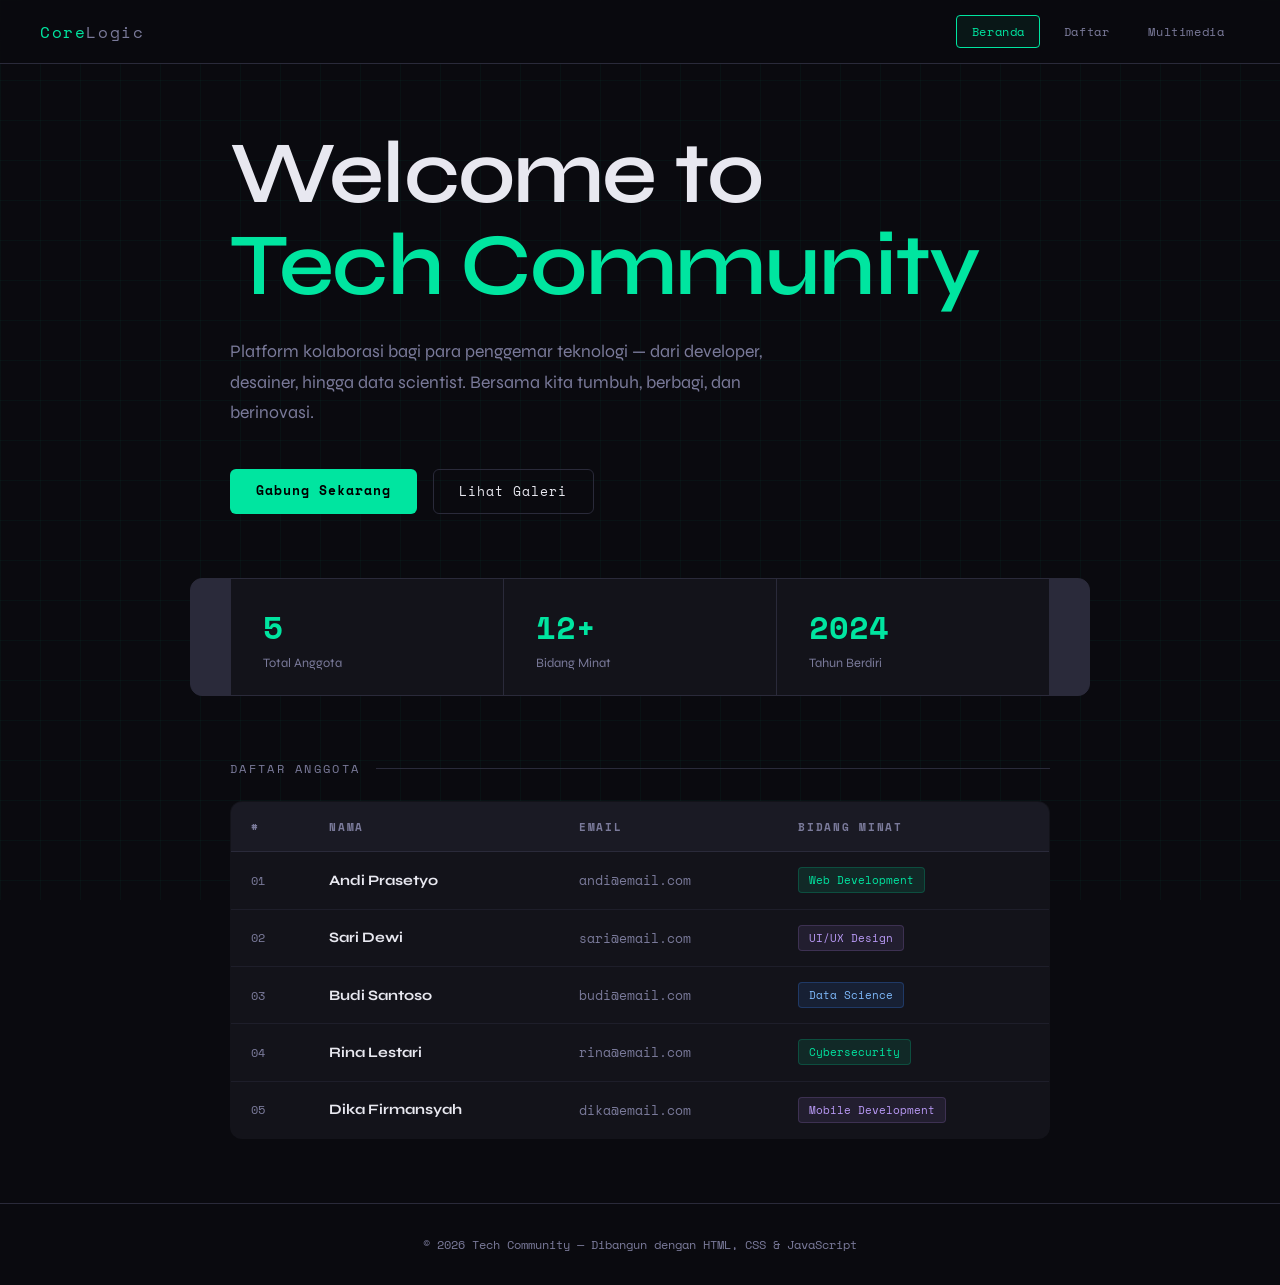
<file: index.html>
<!DOCTYPE html>
<html lang="id">
<head>
  <meta charset="UTF-8" />
  <meta name="viewport" content="width=device-width, initial-scale=1.0" />
  <title>Tech Community</title>
  <link href="https://fonts.googleapis.com/css2?family=Space+Mono:wght@400;700&family=Syne:wght@400;600;800&display=swap" rel="stylesheet" />
  <link rel="stylesheet" href="CSS/style.css"
  
</head>
<body>

  <nav>
    <a href="./index.html" class="nav-logo">Core<span>Logic</span></a>
    <div class="nav-links">
      <a href="./index.html" class="active">Beranda</a>
      <a href="./form.html">Daftar</a>
      <a href="./gallery.html">Multimedia</a>
    </div>
  </nav>

  <section class="hero">
    <!-- <div class="hero-tag">Tech Community</div> -->
    <h1>Welcome to<br /><span class="highlight">Tech Community</span></h1>
    <p>Platform kolaborasi bagi para penggemar teknologi — dari developer, desainer, hingga data scientist. Bersama kita tumbuh, berbagi, dan berinovasi.</p>
    <div class="hero-cta">
      <a href="./form.html" class="btn btn-primary">Gabung Sekarang</a>
      <a href="./gallery.html" class="btn btn-outline">Lihat Galeri</a>
    </div>
  </section>

  <div class="stats">
    <div class="stat">
      <div class="stat-num" id="totalAnggota">0</div>
      <div class="stat-label">Total Anggota</div>
    </div>
    <div class="stat">
      <div class="stat-num">12+</div>
      <div class="stat-label">Bidang Minat</div>
    </div>
    <div class="stat">
      <div class="stat-num">2024</div>
      <div class="stat-label">Tahun Berdiri</div>
    </div>
  </div>

  <section class="section">
    <div class="section-header">
      <span class="section-title">Daftar Anggota</span>
      <div class="section-line"></div>
    </div>
    <table id="anggotaTable">
      <thead>
        <tr>
          <th>#</th>
          <th>Nama</th>
          <th>Email</th>
          <th>Bidang Minat</th>
        </tr>
      </thead>
      <tbody id="anggotaBody">
      </tbody>
    </table>
  </section>

  <footer>
    &copy; 2026 Tech Community &mdash; Dibangun dengan HTML, CSS & JavaScript
  </footer>

  <script src="JS/script.js"></script>

</body>
</html>
</file>
<file: CSS/style.css>
:root {
      --bg: #0a0a0f;
      --surface: #13131a;
      --card: #1a1a24;
      --border: #2a2a3a;
      --accent: #00e5a0;
      --accent2: #7b5ea7;
      --text: #e8e8f0;
      --muted: #7a7a9a;
      --mono: 'Space Mono', monospace;
      --sans: 'Syne', sans-serif;
    }

    * { margin: 0; padding: 0; box-sizing: border-box; }

    body {
      background: var(--bg);
      color: var(--text);
      font-family: var(--sans);
      min-height: 100vh;
      overflow-x: hidden;
    }

    /* Grid background */
    body::before {
      content: '';
      position: fixed;
      inset: 0;
      background-image:
        linear-gradient(rgba(0,229,160,0.04) 1px, transparent 1px),
        linear-gradient(90deg, rgba(0,229,160,0.04) 1px, transparent 1px);
      background-size: 40px 40px;
      pointer-events: none;
      z-index: 0;
    }

    /* NAV */
    nav {
      position: sticky;
      top: 0;
      z-index: 100;
      background: rgba(10,10,15,0.85);
      backdrop-filter: blur(12px);
      border-bottom: 1px solid var(--border);
      display: flex;
      align-items: center;
      justify-content: space-between;
      padding: 0 2.5rem;
      height: 64px;
    }

    .nav-logo {
      font-family: var(--mono);
      font-size: 1rem;
      color: var(--accent);
      letter-spacing: 0.1em;
      text-decoration: none;
    }

    .nav-logo span { color: var(--muted); }

    .nav-links { display: flex; gap: 0.5rem; }

    .nav-links a {
      font-family: var(--mono);
      font-size: 0.78rem;
      color: var(--muted);
      text-decoration: none;
      padding: 0.4rem 0.9rem;
      border: 1px solid transparent;
      border-radius: 4px;
      letter-spacing: 0.05em;
      transition: all 0.2s;
    }

    .nav-links a:hover,
    .nav-links a.active {
      color: var(--accent);
      border-color: var(--accent);
      background: rgba(0,229,160,0.06);
    }

    /* HERO */
    .hero {
      position: relative;
      z-index: 1;
      padding: 4rem 2.5rem 4rem;
      max-width: 900px;
      margin: 0 auto;
    }

    .hero-tag {
      font-family: var(--mono);
      font-size: 0.72rem;
      color: var(--accent);
      letter-spacing: 0.2em;
      text-transform: uppercase;
      margin-bottom: 1.5rem;
      display: flex;
      align-items: center;
      gap: 0.6rem;
    }

    .hero-tag::before {
      content: '';
      width: 24px;
      height: 1px;
      background: var(--accent);
    }

    .hero h1 {
      font-family: var(--sans);
      font-size: clamp(2.8rem, 7vw, 5.5rem);
      font-weight: 600;
      line-height: 1.05;
      letter-spacing: -0.02em;
      margin-bottom: 1.5rem;
    }

    .hero h1 .highlight {
      color: var(--accent);
      position: relative;
    }

    .hero p {
      font-size: 1.1rem;
      color: var(--muted);
      line-height: 1.75;
      max-width: 560px;
      margin-bottom: 2.5rem;
    }

    .hero-cta {
      display: flex;
      gap: 1rem;
      flex-wrap: wrap;
    }

    .btn {
      font-family: var(--mono);
      font-size: 0.8rem;
      letter-spacing: 0.08em;
      text-decoration: none;
      padding: 0.75rem 1.6rem;
      border-radius: 6px;
      transition: all 0.2s;
      display: inline-block;
    }

    .btn-primary {
      background: var(--accent);
      color: #000;
      font-weight: 700;
    }

    .btn-primary:hover { background: #00ffb3; box-shadow: 0 0 20px rgba(0,229,160,0.3); }

    .btn-outline {
      border: 1px solid var(--border);
      color: var(--text);
    }

    .btn-outline:hover { border-color: var(--accent); color: var(--accent); }

    /* STATS */
    .stats {
      position: relative;
      z-index: 1;
      max-width: 900px;
      margin: 0 auto 4rem;
      padding: 0 2.5rem;
      display: grid;
      grid-template-columns: repeat(3, 1fr);
      gap: 1px;
      background: var(--border);
      border: 1px solid var(--border);
      border-radius: 12px;
      overflow: hidden;
    }

    .stat {
      background: var(--surface);
      padding: 1.5rem 2rem;
    }

    .stat-num {
      font-family: var(--mono);
      font-size: 2rem;
      font-weight: 700;
      color: var(--accent);
    }

    .stat-label {
      font-size: 0.8rem;
      color: var(--muted);
      margin-top: 0.25rem;
    }

    /* TABLE SECTION */
    .section {
      position: relative;
      z-index: 1;
      max-width: 900px;
      margin: 0 auto 4rem;
      padding: 0 2.5rem;
    }

    .section-header {
      display: flex;
      align-items: center;
      justify-content: space-between;
      margin-bottom: 1.5rem;
    }

    .section-title {
      font-family: var(--mono);
      font-size: 0.72rem;
      color: var(--muted);
      letter-spacing: 0.2em;
      text-transform: uppercase;
    }

    .section-line {
      flex: 1;
      height: 1px;
      background: var(--border);
      margin-left: 1rem;
    }

    table {
      width: 100%;
      border-collapse: collapse;
      background: var(--surface);
      border-radius: 12px;
      overflow: hidden;
      border: 1px solid var(--border);
    }

    thead tr {
      background: var(--card);
      border-bottom: 1px solid var(--border);
    }

    th {
      font-family: var(--mono);
      font-size: 0.7rem;
      letter-spacing: 0.15em;
      text-transform: uppercase;
      color: var(--muted);
      padding: 1rem 1.25rem;
      text-align: left;
    }

    td {
      padding: 0.95rem 1.25rem;
      font-size: 0.9rem;
      border-bottom: 1px solid rgba(42,42,58,0.5);
    }

    tbody tr { transition: background 0.15s; }
    tbody tr:hover { background: var(--card); }
    tbody tr:last-child td { border-bottom: none; }

    .badge {
      display: inline-block;
      font-family: var(--mono);
      font-size: 0.68rem;
      padding: 0.25rem 0.6rem;
      border-radius: 4px;
      background: rgba(0,229,160,0.1);
      color: var(--accent);
      border: 1px solid rgba(0,229,160,0.2);
    }

    .badge.purple {
      background: rgba(123,94,167,0.15);
      color: #b899f5;
      border-color: rgba(123,94,167,0.3);
    }

    .badge.blue {
      background: rgba(59,130,246,0.12);
      color: #7eb8fa;
      border-color: rgba(59,130,246,0.25);
    }

    /* FOOTER */
    footer {
      position: relative;
      z-index: 1;
      text-align: center;
      padding: 2rem;
      border-top: 1px solid var(--border);
      font-family: var(--mono);
      font-size: 0.72rem;
      color: var(--muted);
    }

    @media (max-width: 600px) {
      .stats { grid-template-columns: 1fr; }
      nav { padding: 0 1.25rem; }
      .hero, .section { padding-left: 1.25rem; padding-right: 1.25rem; }
    }
</file>
